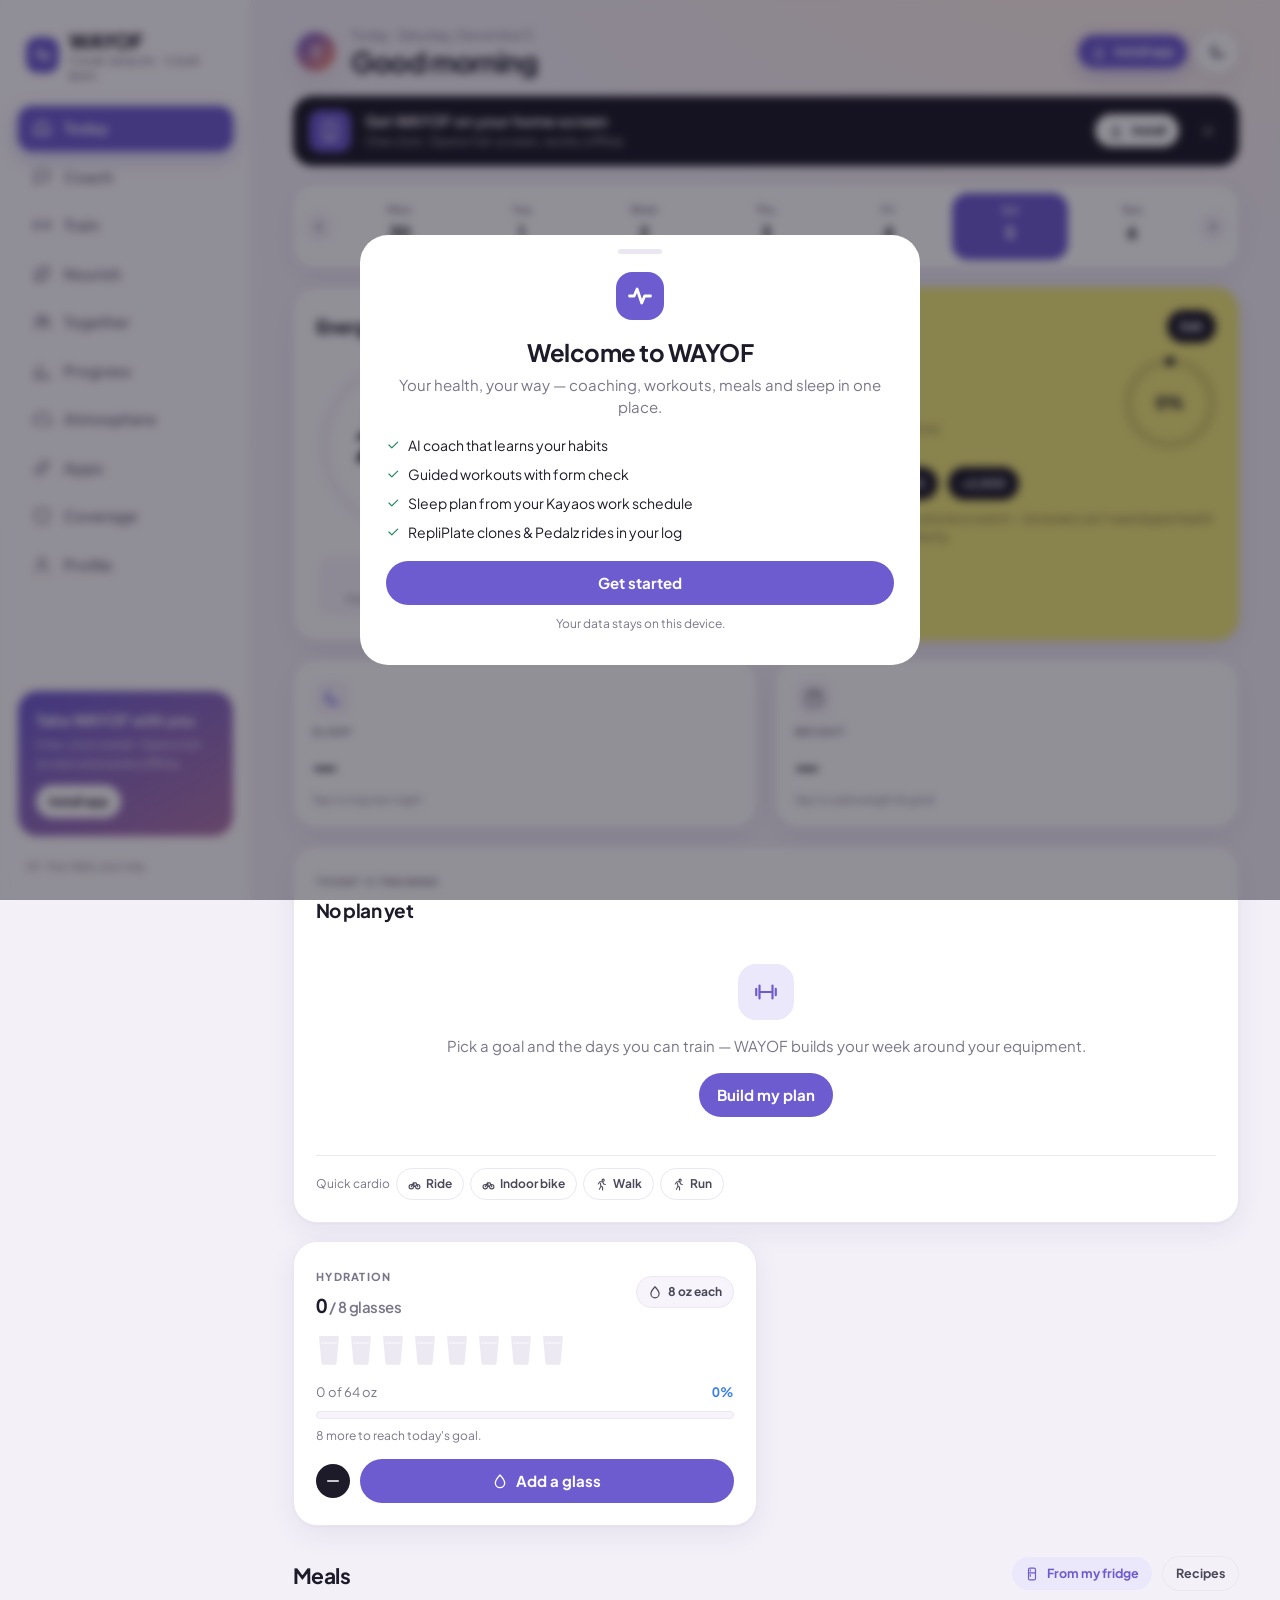
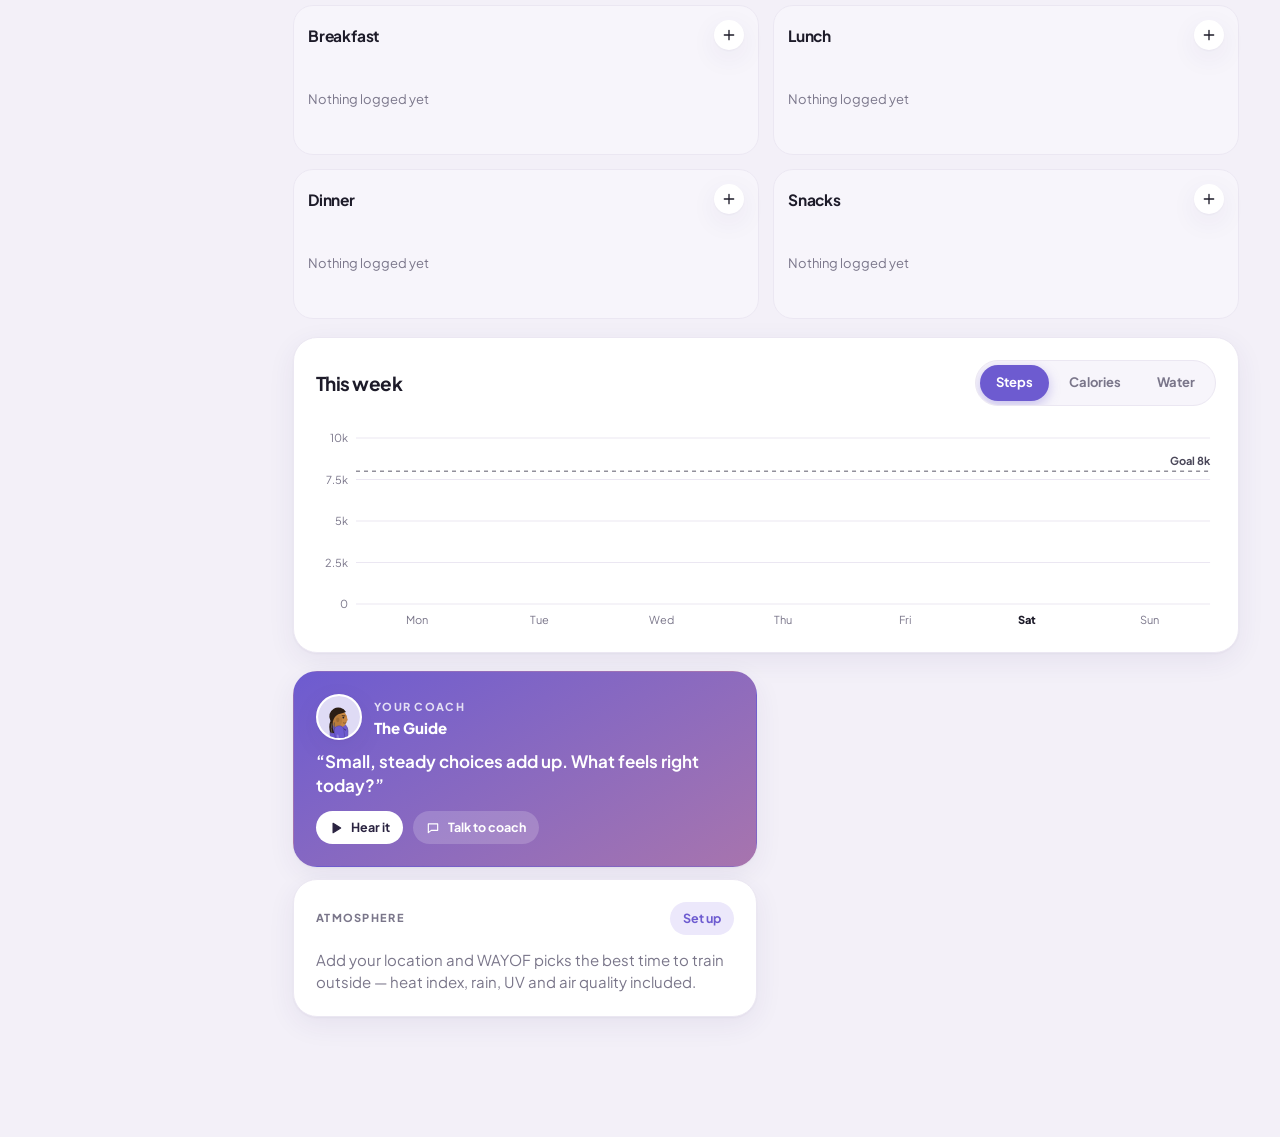
<file: index.html>
<!doctype html>
<html lang="en">
<head>
<meta charset="utf-8">
<meta name="viewport" content="width=device-width,initial-scale=1,viewport-fit=cover">
<meta name="theme-color" content="#f3f0f8">
<meta name="description" content="WAYOF — your health, your way. AI coaching, guided workouts with form check, nutrition from your fridge, weather-smart training and more.">
<meta name="apple-mobile-web-app-capable" content="yes">
<meta name="mobile-web-app-capable" content="yes">
<meta name="apple-mobile-web-app-status-bar-style" content="default">
<meta name="apple-mobile-web-app-title" content="WAYOF">
<link rel="manifest" href="manifest.webmanifest">
<link rel="icon" type="image/png" sizes="192x192" href="icon-192.png">
<link rel="apple-touch-icon" href="apple-touch-icon.png">
<script>
  /* One-click install: capture the browser's install offer immediately, before the app loads. */
  window.__bip = null;
  addEventListener('beforeinstallprompt', function (e) { e.preventDefault(); window.__bip = e; dispatchEvent(new Event('wayof-installable')); });
  if ('serviceWorker' in navigator && (location.protocol === 'https:' || location.hostname === 'localhost')) navigator.serviceWorker.register('./sw.js').catch(function () {});
</script>
<link rel="preconnect" href="https://fonts.googleapis.com">
<link rel="preconnect" href="https://fonts.gstatic.com" crossorigin>
<link href="https://fonts.googleapis.com/css2?family=Plus+Jakarta+Sans:wght@400;500;600;700;800&display=swap" rel="stylesheet">
<link rel="stylesheet" href="css/app.css?v=8.1.0">
<title>WAYOF — Your health. Your way.</title>
</head>
<body>
<div class="app">
  <aside class="side" aria-label="Main navigation">
    <div class="logo"><div class="mark"><svg width="22" height="22" viewBox="0 0 24 24" fill="none" stroke="currentColor" stroke-width="2.4" stroke-linecap="round" stroke-linejoin="round" aria-hidden="true"><path d="M3 12h4l2.5-6 4 12L16 12h5"/></svg></div><span>WAYOF<small>YOUR HEALTH. YOUR WAY.</small></span></div>
    <nav class="sidenav" id="sideNav"></nav>
    <div class="sidepromo" id="sideInstall" hidden>
      <h4>Take WAYOF with you</h4>
      <p>One-click install. Opens full-screen and works offline.</p>
      <button class="btn sm" data-a="install">Install app</button>
    </div>
    <div class="sidefoot">v8 · Your data, your way</div>
  </aside>
  <main id="main">
    <header class="top" id="top"></header>
    <div id="view" aria-live="polite"></div>
  </main>
</div>
<nav class="dock" id="dock" aria-label="Main navigation"></nav>
<div id="sheetRoot"></div>
<div id="tooltip" class="tip" hidden></div>
<noscript><p style="padding:24px">WAYOF needs JavaScript enabled.</p></noscript>
<script src="config.js?v=8.1.0"></script>
<script src="js/data.js?v=8.1.0"></script>
<script src="js/content.js?v=8.1.0"></script>
<script src="js/demo.js?v=8.1.0"></script>
<script src="js/coach.js?v=8.1.0"></script>
<script src="js/vision.js?v=8.1.0"></script>
<script src="js/cloud.js?v=8.1.0"></script>
<script src="js/apps.js?v=8.1.0"></script>
<script src="js/shopkit.js?v=8.1.0"></script>
<script src="js/localnotify.js?v=8.1.0"></script>
<script src="js/app.js?v=8.1.0"></script>
</body>
</html>
</file>
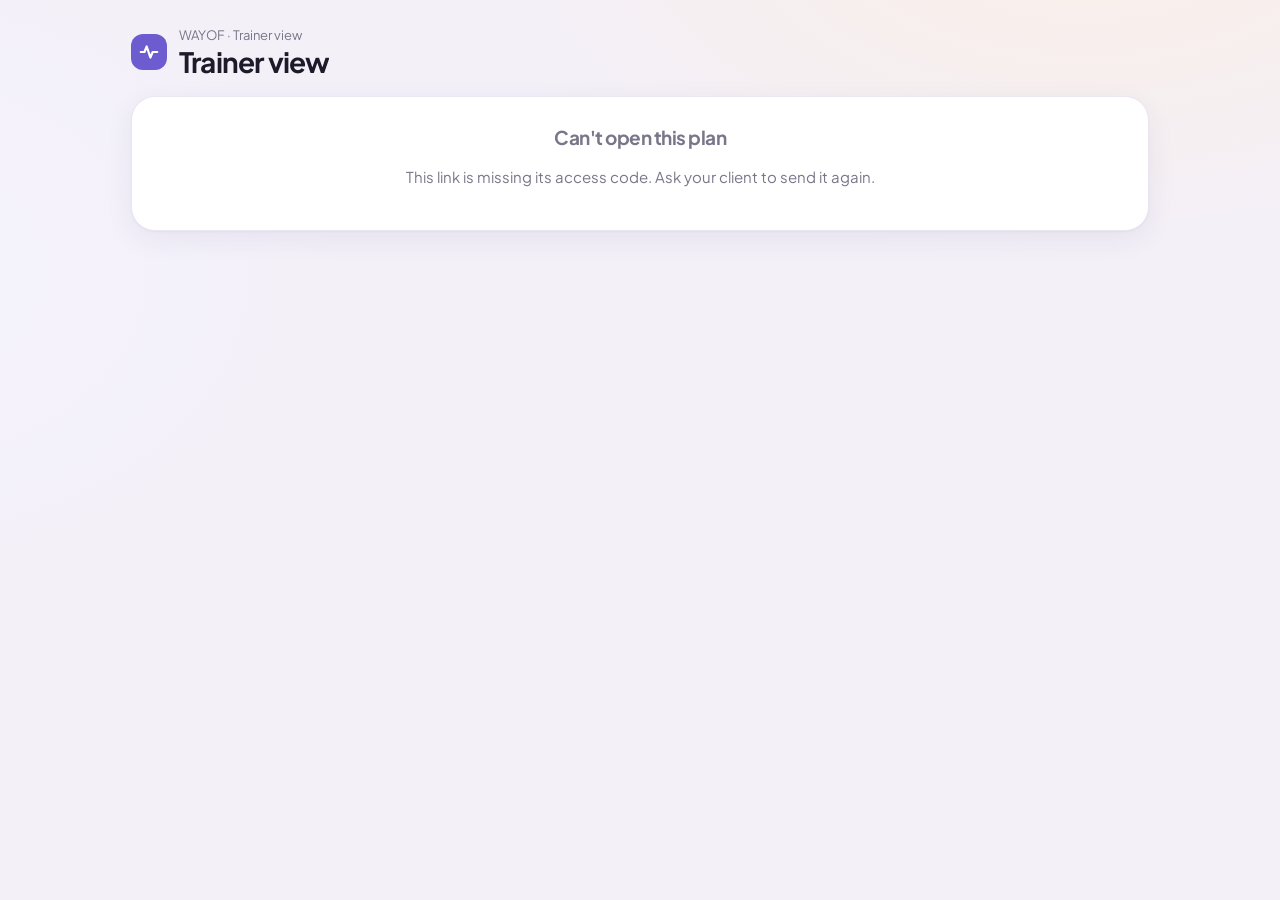
<file: trainer.html>
<!doctype html>
<html lang="en">
<head>
<meta charset="utf-8">
<meta name="viewport" content="width=device-width,initial-scale=1,viewport-fit=cover">
<meta name="theme-color" content="#f3f0f8">
<meta name="robots" content="noindex">
<link rel="icon" type="image/png" href="icon-192.png">
<link rel="preconnect" href="https://fonts.googleapis.com"><link rel="preconnect" href="https://fonts.gstatic.com" crossorigin>
<link href="https://fonts.googleapis.com/css2?family=Plus+Jakarta+Sans:wght@400;500;600;700;800&display=swap" rel="stylesheet">
<link rel="stylesheet" href="css/app.css?v=8.1.0">
<title>WAYOF · Trainer view</title>
<style>
  main{max-width:1100px}
  .sess{border:1px solid var(--line);border-radius:18px;padding:14px;background:var(--card2);display:grid;gap:10px}
  .sess .row input,.sess .row select{width:auto}
  .exlist{display:flex;flex-wrap:wrap;gap:6px}
  .exlist .chip{display:inline-flex;gap:6px;align-items:center}
  .exlist .chip button{border:0;background:none;color:var(--muted);padding:0;font-size:15px;line-height:1}
  table{width:100%;border-collapse:collapse;font-size:13.5px}th,td{padding:9px 8px;border-bottom:1px solid var(--line);text-align:left}th{font-size:11px;text-transform:uppercase;letter-spacing:1px;color:var(--muted)}
</style>
</head>
<body>
<main style="padding-bottom:60px">
  <header class="top"><div class="who"><div class="logo" style="padding:0"><div class="mark"><svg width="22" height="22" viewBox="0 0 24 24" fill="none" stroke="currentColor" stroke-width="2.4" stroke-linecap="round" stroke-linejoin="round"><path d="M3 12h4l2.5-6 4 12L16 12h5"/></svg></div></div><div><div class="sub">WAYOF · Trainer view</div><h1 id="title">Loading…</h1></div></div></header>
  <div id="root"></div>
</main>
<div id="sheetRoot"></div>
<script src="config.js?v=8.1.0"></script>
<script src="js/data.js?v=8.1.0"></script>
<script src="js/cloud.js?v=8.1.0"></script>
<script>
(function () {
  const D = window.WAYOF_DATA, C = window.WAYOF_CLOUD, root = document.getElementById('root');
  const esc = s => String(s == null ? '' : s).replace(/[&<>"']/g, c => ({ '&': '&amp;', '<': '&lt;', '>': '&gt;', '"': '&quot;', "'": '&#39;' }[c]));
  const DAYS = ['Monday', 'Tuesday', 'Wednesday', 'Thursday', 'Friday', 'Saturday', 'Sunday'];
  const token = (location.hash.match(/t=([a-f0-9]+)/) || [])[1];
  let V = null, week = [], dirty = false;
  const toast = s => { const n = document.createElement('div'); n.className = 'toast'; n.textContent = s; document.body.append(n); setTimeout(() => n.remove(), 2600); };
  function fail(msg) { document.getElementById('title').textContent = 'Trainer view'; root.innerHTML = `<div class="card emptystate"><h2>Can't open this plan</h2><p>${esc(msg)}</p></div>`; }
  if (!token) return fail('This link is missing its access code. Ask your client to send it again.');
  if (!C.enabled) return fail('This WAYOF install has no backend configured.');
  C.ready.then(() => C.trainer.view(token)).then(v => { V = v; week = JSON.parse(JSON.stringify(v.plan || [])); render(); }).catch(e => fail(e.message));
  function render() {
    document.getElementById('title').textContent = `${V.client_name}'s plan`;
    const g = V.goals || {}, rec = V.recent || [];
    const exOpts = D.exercises.map(e => `<option value="${esc(e.name)}">${esc(e.name)} — ${esc(e.gear)}</option>`).join('');
    root.innerHTML = `<div class="grid">
      <section class="card s4"><span class="label">Client goals</span><h2 style="margin:4px 0 8px">${esc(D.goals[g.plan_goal] || g.plan_goal || '—')}</h2>
        <p class="small muted" style="margin:0">${esc(g.level || '')} · ${esc(g.days || '?')} days/week · ${esc(g.minutes || '?')} min</p>
        <p class="small" style="margin:10px 0 0"><b>Focus:</b> ${(V.focus || []).map(esc).join(', ') || '—'}</p>
        <p class="small" style="margin:6px 0 0"><b>Daily targets:</b> ${esc(g.steps || '—')} steps · ${esc(g.kcal || '—')} kcal · ${esc(g.protein || '—')} g protein</p>
        <p class="small" style="margin:6px 0 0"><b>Equipment:</b> ${(V.equipment || []).map(esc).join(', ') || 'Bodyweight'}</p>
        <p class="note">Weight, photos, meals and chats are private to your client.</p></section>
      <section class="card s8"><h2>Last 14 days</h2><div style="overflow-x:auto"><table><thead><tr><th>Day</th><th>Steps</th><th>Water</th><th>Sleep</th><th>kcal</th><th>Protein</th><th>Workouts</th></tr></thead><tbody>
        ${rec.length ? rec.map(r => `<tr><td>${new Date(r.day + 'T12:00').toLocaleDateString(undefined, { weekday: 'short', month: 'short', day: 'numeric' })}</td><td>${r.steps ?? '—'}</td><td>${r.water ?? '—'}</td><td>${r.sleep ?? '—'}</td><td>${r.kcal || '—'}</td><td>${r.protein ? r.protein + 'g' : '—'}</td><td>${(r.workouts || []).map(w => `${esc(w.title)} (${w.minutes}m${w.rpe ? ', ' + esc(w.rpe) : ''})${w.reps ? ' — ' + Object.entries(w.reps).map(([n, s]) => esc(n) + ': ' + s.join('/')).join('; ') : ''}`).join('<br>') || '—'}</td></tr>`).join('') : '<tr><td colspan="7" class="muted">No entries yet.</td></tr>'}</tbody></table></div></section>
      <section class="card s12"><div class="ch"><h2>Weekly plan</h2><button class="btn soft sm" id="addS">+ Add session</button></div><div class="stack" id="weekBox">${week.map((s, i) => `
        <div class="sess" data-i="${i}"><div class="row"><select data-f="dow">${DAYS.map((d, j) => `<option value="${j}" ${+s.dow === j ? 'selected' : ''}>${d}</option>`).join('')}</select><input data-f="title" value="${esc(s.title)}" maxlength="60" style="flex:1;min-width:160px"><input data-f="minutes" type="number" min="5" max="180" value="${s.minutes}" style="width:90px" aria-label="Minutes"><button class="btn ghost sm" data-del="${i}">Remove</button></div>
          <div class="exlist">${(s.ex || []).map((e, k) => `<span class="chip">${esc(e)}<button data-rmex="${i}:${k}" aria-label="Remove">×</button></span>`).join('')}</div>
          <div class="row"><select data-addex="${i}" style="flex:1;min-width:200px"><option value="">+ Add exercise…</option>${exOpts}</select></div>
          <input data-f="note" value="${esc(s.note || '')}" maxlength="280" placeholder="Note for this session (optional)"></div>`).join('')}</div></section>
      <section class="card s12"><h2>Send feedback</h2><div class="field"><label for="note">Note to ${esc(V.client_name)}</label><textarea id="note" rows="4" maxlength="4000" placeholder="What went well, what to adjust, cues to focus on…"></textarea></div>
        <label class="check"><input type="checkbox" id="incPlan" ${dirty ? 'checked' : ''}> Include my plan changes (client taps “Apply” to accept)</label>
        <button class="btn brand" id="send">Send to ${esc(V.client_name)}</button>
        ${(V.notes || []).length ? `<h3 style="margin-top:20px">Previous notes</h3>${V.notes.map(n => `<div class="trainernote"><b>${new Date(n.created_at).toLocaleString()}</b>${n.read ? ' · <span class="muted">read</span>' : ''}<p style="margin:4px 0 0">${esc(n.note)}</p></div>`).join('')}` : ''}</section></div>`;
  }
  root.addEventListener('change', e => {
    const box = e.target.closest('.sess'); if (!box) return; const i = +box.dataset.i, f = e.target.dataset.f;
    if (e.target.dataset.addex != null) { if (e.target.value) { week[i].ex = [...(week[i].ex || []), e.target.value].slice(0, 8); dirty = true; render(); } return; }
    if (f) { week[i][f] = f === 'dow' || f === 'minutes' ? +e.target.value : e.target.value; dirty = true; const c = document.getElementById('incPlan'); if (c) c.checked = true; }
  });
  root.addEventListener('click', async e => {
    const t = e.target;
    if (t.id === 'addS') { week.push({ id: 'n' + Date.now(), dow: 0, title: 'New session', minutes: 30, ex: [] }); dirty = true; render(); }
    if (t.dataset.del != null) { week.splice(+t.dataset.del, 1); dirty = true; render(); }
    if (t.dataset.rmex) { const [i, k] = t.dataset.rmex.split(':').map(Number); week[i].ex.splice(k, 1); dirty = true; render(); }
    if (t.id === 'send') {
      const note = document.getElementById('note').value.trim(), inc = document.getElementById('incPlan').checked;
      if (!note && !inc) return toast('Write a note or include plan changes');
      t.disabled = true;
      try { await C.trainer.send(token, note, inc ? { week } : null); toast('Sent!'); V = await C.trainer.view(token); dirty = false; render(); }
      catch (x) { toast(x.message); t.disabled = false; }
    }
  });
})();
</script>
</body>
</html>
</file>
<file: css/app.css>
/* WAYOF v6 — design tokens */
:root{
  --bg:#f3f0f8;--bg2:#fbeee6;--card:#ffffff;--card2:#f7f5fb;--line:#ebe7f2;
  --ink:#1d1b29;--ink2:#4a4759;--muted:#7a768a;
  --brand:#6d5bd0;--brand-ink:#ffffff;--brand-soft:#ece8fb;--brand-softer:#f5f3fd;
  --hi:#efe77a;--hi-ink:#1d1b29;
  --protein:#6d5bd0;--carbs:#d0682e;--fat:#1b9478;--water:#3b82e6;--sleep:#7b6cf0;
  --good:#1b8a5a;--warn:#b7701b;--bad:#c4392f;
  --shadow:0 1px 2px rgba(40,30,80,.04),0 8px 28px rgba(60,40,120,.07);
  --radius:24px;--radius-sm:16px;
  color-scheme:light;
}
:root[data-theme="dark"]{
  --bg:#0e0c15;--bg2:#160f24;--card:#191624;--card2:#211d2f;--line:#2c2740;
  --ink:#f3f1fa;--ink2:#c9c5d8;--muted:#958fab;
  --brand:#8a79ec;--brand-ink:#ffffff;--brand-soft:#2b2448;--brand-softer:#1f1b33;
  --hi:#e9e070;--hi-ink:#16141d;
  --protein:#8a79ec;--carbs:#cc6f36;--fat:#2aa888;--water:#5b9cf2;--sleep:#9a8cf5;
  --good:#3fbf86;--warn:#e0a24a;--bad:#ef6b5f;
  --shadow:0 1px 2px rgba(0,0,0,.3),0 10px 30px rgba(0,0,0,.35);
  color-scheme:dark;
}
@media (prefers-color-scheme:dark){
  :root:not([data-theme="light"]){
    --bg:#0e0c15;--bg2:#160f24;--card:#191624;--card2:#211d2f;--line:#2c2740;
    --ink:#f3f1fa;--ink2:#c9c5d8;--muted:#958fab;
    --brand:#8a79ec;--brand-ink:#ffffff;--brand-soft:#2b2448;--brand-softer:#1f1b33;
    --hi:#e9e070;--hi-ink:#16141d;
    --protein:#8a79ec;--carbs:#cc6f36;--fat:#2aa888;--water:#5b9cf2;--sleep:#9a8cf5;
    --good:#3fbf86;--warn:#e0a24a;--bad:#ef6b5f;
    --shadow:0 1px 2px rgba(0,0,0,.3),0 10px 30px rgba(0,0,0,.35);
    color-scheme:dark;
  }
}
*{box-sizing:border-box}
html{-webkit-text-size-adjust:100%}
body{margin:0;min-height:100dvh;color:var(--ink);background:var(--bg);
  background-image:radial-gradient(900px 500px at 85% -10%,var(--bg2),transparent 70%),radial-gradient(700px 500px at -10% 30%,var(--brand-softer),transparent 70%);
  background-attachment:fixed;
  font:15px/1.5 "Plus Jakarta Sans",ui-sans-serif,system-ui,-apple-system,"Segoe UI",sans-serif;-webkit-font-smoothing:antialiased}
button,input,select,textarea{font:inherit;color:inherit}
button{cursor:pointer;-webkit-tap-highlight-color:transparent}
:focus-visible{outline:3px solid color-mix(in srgb,var(--brand) 60%,transparent);outline-offset:2px;border-radius:10px}
svg{display:block}
a{color:var(--brand);font-weight:700}
.sr{position:absolute;width:1px;height:1px;overflow:hidden;clip:rect(0 0 0 0)}

/* layout */
.app{display:grid;grid-template-columns:252px minmax(0,1fr);min-height:100dvh}
.side{position:sticky;top:0;height:100dvh;padding:26px 18px;display:flex;flex-direction:column;gap:22px;border-right:1px solid var(--line);background:color-mix(in srgb,var(--card) 70%,transparent);backdrop-filter:blur(14px)}
.logo{display:flex;align-items:center;gap:10px;padding:0 8px;font-weight:800;font-size:20px;letter-spacing:-.6px}
.logo .mark{width:36px;height:36px;border-radius:12px;background:var(--brand);display:grid;place-items:center;color:#fff}
.logo small{display:block;font-size:10px;letter-spacing:1.6px;color:var(--muted);font-weight:700;margin-top:-2px}
.sidenav{display:grid;gap:4px}
.sidenav button{display:flex;align-items:center;gap:12px;border:0;background:none;padding:11px 14px;border-radius:14px;color:var(--muted);font-weight:650;text-align:left}
.sidenav button:hover{background:var(--card2);color:var(--ink)}
.sidenav button.active{background:var(--brand);color:var(--brand-ink);box-shadow:0 6px 18px color-mix(in srgb,var(--brand) 35%,transparent)}
.sidepromo{margin-top:auto;border-radius:20px;padding:18px;background:linear-gradient(150deg,var(--brand),color-mix(in srgb,var(--brand) 55%,#ff9a7a));color:#fff}
.sidepromo h4{margin:0 0 4px;font-size:15px}.sidepromo p{margin:0 0 12px;font-size:12.5px;opacity:.9}
.sidepromo .btn{background:#fff;color:#2a2340}
.sidefoot{font-size:11px;color:var(--muted);padding:0 8px}

main{min-width:0;padding:26px clamp(16px,3.2vw,44px) 120px;max-width:1380px;width:100%;margin:0 auto}
.top{display:flex;align-items:center;gap:14px;margin-bottom:18px}
.top .who{display:flex;align-items:center;gap:12px;min-width:0;flex:1}
.avatar{width:46px;height:46px;border-radius:50%;flex-shrink:0;display:grid;place-items:center;font-weight:800;color:#fff;background:linear-gradient(135deg,var(--brand),#ff9a7a);border:3px solid var(--card);box-shadow:var(--shadow)}
.top h1{margin:0;font-size:clamp(20px,2.4vw,28px);letter-spacing:-.8px;line-height:1.15;white-space:nowrap;overflow:hidden;text-overflow:ellipsis}
.top .sub{color:var(--muted);font-size:13px}
.top .actions{display:flex;gap:8px;align-items:center}
.iconbtn{width:44px;height:44px;border-radius:50%;border:1px solid var(--line);background:var(--card);display:grid;place-items:center;color:var(--ink2);box-shadow:var(--shadow)}
.iconbtn:hover{color:var(--brand)}

/* buttons */
.btn{display:inline-flex;align-items:center;justify-content:center;gap:8px;border:0;border-radius:999px;padding:11px 18px;font-weight:700;background:var(--ink);color:var(--card);white-space:nowrap}
.btn.brand{background:var(--brand);color:var(--brand-ink)}
.btn.soft{background:var(--brand-soft);color:var(--brand)}
:root[data-theme="dark"] .btn.soft{color:#cfc6ff}
.btn.ghost{background:transparent;border:1px solid var(--line);color:var(--ink2)}
.btn.sm{padding:7px 13px;font-size:12.5px}
.btn.block{width:100%}
.btn:disabled{opacity:.45;cursor:not-allowed}
.btn.install{background:var(--brand);color:#fff;box-shadow:0 6px 18px color-mix(in srgb,var(--brand) 35%,transparent)}

/* grid & cards */
.grid{display:grid;grid-template-columns:repeat(12,minmax(0,1fr));gap:18px}
.s3{grid-column:span 3}.s4{grid-column:span 4}.s5{grid-column:span 5}.s6{grid-column:span 6}.s7{grid-column:span 7}.s8{grid-column:span 8}.s12{grid-column:span 12}
.card{background:var(--card);border:1px solid var(--line);border-radius:var(--radius);padding:22px;box-shadow:var(--shadow);min-width:0;position:relative}
.card.flat{box-shadow:none;background:var(--card2)}
.card.hi{background:var(--hi);color:var(--hi-ink);border-color:transparent}
.card.hi .muted{color:color-mix(in srgb,var(--hi-ink) 65%,transparent)}
.card.brandcard{background:linear-gradient(150deg,var(--brand),color-mix(in srgb,var(--brand) 60%,#ff9a7a));color:#fff;border-color:transparent}
.card.brandcard .muted{color:rgba(255,255,255,.82)}
.ch{display:flex;align-items:center;justify-content:space-between;gap:10px;margin-bottom:14px}
.ch h2,.ch h3{margin:0}
h2{font-size:19px;letter-spacing:-.5px;margin:0 0 10px}
h3{font-size:15.5px;letter-spacing:-.2px;margin:0 0 6px}
.label{font-size:11px;letter-spacing:1.3px;text-transform:uppercase;font-weight:750;color:var(--muted)}
.muted{color:var(--muted)}.tiny{font-size:12px}.small{font-size:13px}
.big{font-size:clamp(34px,4vw,48px);font-weight:800;letter-spacing:-2px;line-height:1}
.num{font-variant-numeric:tabular-nums}
.row{display:flex;align-items:center;gap:10px;flex-wrap:wrap}
.between{justify-content:space-between}
.stack{display:grid;gap:12px}
.pill{display:inline-flex;align-items:center;gap:6px;border-radius:999px;padding:6px 11px;font-size:12px;font-weight:700;background:var(--card2);color:var(--ink2);border:1px solid var(--line)}
.pill.dark{background:var(--ink);color:var(--card);border-color:transparent}
.pill.good{color:var(--good)}.pill.warn{color:var(--warn)}.pill.bad{color:var(--bad)}
.section-title{display:flex;align-items:end;justify-content:space-between;gap:12px;margin:30px 0 14px}
.section-title h2{margin:0;font-size:21px}

/* date strip */
.datestrip{display:grid;grid-template-columns:auto repeat(7,minmax(0,1fr)) auto;gap:6px;align-items:center;background:var(--card);border:1px solid var(--line);border-radius:22px;padding:8px;box-shadow:var(--shadow);margin-bottom:18px}
.datestrip .d{border:0;background:none;border-radius:16px;padding:8px 0;display:grid;gap:2px;justify-items:center;color:var(--muted);font-size:11.5px;font-weight:650;position:relative}
.datestrip .d b{font-size:17px;color:var(--ink);font-weight:750}
.datestrip .d.today b{color:var(--brand)}
.datestrip .d.sel{background:var(--brand);color:rgba(255,255,255,.85)}
.datestrip .d.sel b{color:#fff}
.datestrip .d i{width:5px;height:5px;border-radius:50%;background:var(--brand);opacity:0}
.datestrip .d.has i{opacity:1}.datestrip .d.sel i{background:#fff}
.datestrip .nav{width:34px;height:34px;border-radius:50%;border:0;background:var(--card2);display:grid;place-items:center;color:var(--ink2)}

/* install banner */
.installbar{display:flex;align-items:center;gap:14px;padding:14px 16px;border-radius:20px;background:var(--ink);color:var(--card);margin-bottom:18px}
.installbar .ic{width:42px;height:42px;border-radius:12px;background:var(--brand);display:grid;place-items:center;color:#fff;flex-shrink:0}
.installbar p{margin:0;font-size:13px;opacity:.75}
.installbar strong{display:block}
.installbar .btn{background:var(--card);color:var(--ink);margin-left:auto}
.installbar .x{background:none;border:0;color:inherit;opacity:.6;padding:6px}

/* energy ring */
.energy{display:grid;grid-template-columns:auto 1fr;gap:22px;align-items:center}
.ring{position:relative;width:180px;height:180px;flex-shrink:0}
.ring svg{width:100%;height:100%;transform:rotate(-90deg)}
.ring .center{position:absolute;inset:0;display:grid;place-content:center;text-align:center}
.ring .center .big{font-size:40px}
.macros{display:grid;gap:14px}
.macro .row{justify-content:space-between;font-size:13px}
.macro b{font-weight:750}
.bar{height:8px;border-radius:99px;background:var(--card2);overflow:hidden;border:1px solid var(--line)}
.bar>div{height:100%;border-radius:99px;transition:width .5s ease}
.minirings{display:grid;grid-template-columns:repeat(3,1fr);gap:8px;margin-top:18px}
.minirings .m{background:var(--card2);border-radius:16px;padding:10px;text-align:center;font-size:12px;color:var(--muted)}
.minirings .m b{display:block;font-size:17px;color:var(--ink)}

/* tiles */
.tile{display:flex;flex-direction:column;gap:6px;min-height:100%}
.tile .ic{width:40px;height:40px;border-radius:13px;display:grid;place-items:center;background:var(--card2);color:var(--ink2)}
.tile .val{font-size:26px;font-weight:800;letter-spacing:-1px}
.tile .val small{font-size:13px;font-weight:600;color:var(--muted);letter-spacing:0}
.tiles2{display:grid;grid-template-columns:1fr 1fr;gap:18px}
.stepsring{width:92px;height:92px;position:relative}
.stepsring svg{transform:rotate(-90deg);width:100%;height:100%}
.stepsring span{position:absolute;inset:0;display:grid;place-items:center;font-weight:800;font-size:17px}

/* water */
.glasses{display:flex;gap:6px;flex-wrap:wrap;align-items:center}
.glass{width:26px;height:34px;border:0;padding:0;background:none;color:var(--line)}
.glass.full{color:var(--water)}
.glass svg{width:100%;height:100%}
.circ{width:34px;height:34px;border-radius:50%;border:0;display:grid;place-items:center;background:var(--ink);color:var(--card)}

/* training */
.session{display:grid;gap:10px}
.exrow{display:flex;align-items:center;gap:12px;padding:10px;border-radius:16px;background:var(--card2)}
.exrow .ico{width:42px;height:42px;border-radius:13px;background:var(--brand-soft);color:var(--brand);display:grid;place-items:center;flex-shrink:0}
:root[data-theme="dark"] .exrow .ico{color:#cfc6ff}
.exrow strong{display:block;font-size:14px}
.exrow small{color:var(--muted)}
.exrow .rx{margin-left:auto;font-weight:750;font-size:13px;white-space:nowrap}

/* meals */
.meals{display:grid;grid-template-columns:repeat(4,minmax(0,1fr));gap:14px}
.slot{background:var(--card2);border:1px solid var(--line);border-radius:20px;padding:14px;display:flex;flex-direction:column;gap:10px;min-height:150px}
.slot .ch{margin:0}
.slot .add{width:30px;height:30px;border-radius:50%;border:0;background:var(--card);color:var(--ink);display:grid;place-items:center;box-shadow:var(--shadow)}
.slot .item{display:flex;gap:10px;align-items:center;font-size:13px;background:var(--card);border-radius:14px;padding:8px;border:0;text-align:left;width:100%}
.slot .item .art{width:38px;height:38px;flex-shrink:0}
.slot .item b{display:block;font-size:13px;line-height:1.25}
.slot .item small{color:var(--muted)}
.slot .empty{margin:auto 0;color:var(--muted);font-size:13px}
.slot .kc{font-size:12px;color:var(--muted);font-weight:700}

/* recipes */
.chips{display:flex;gap:8px;flex-wrap:wrap}
.chip{border:1px solid var(--line);background:var(--card);border-radius:999px;padding:8px 14px;font-weight:650;font-size:13px;color:var(--ink2)}
.chip.on{background:var(--ink);color:var(--card);border-color:var(--ink)}
.scroller{display:flex;gap:8px;overflow-x:auto;scrollbar-width:none;padding-bottom:2px}
.scroller::-webkit-scrollbar{display:none}
.recipes{display:grid;grid-template-columns:repeat(auto-fill,minmax(230px,1fr));gap:16px}
.rcard{border:1px solid var(--line);background:var(--card);border-radius:24px;padding:14px;text-align:left;display:flex;flex-direction:column;gap:10px;box-shadow:var(--shadow);transition:transform .15s}
.rcard:hover{transform:translateY(-2px)}
.rcard .artwrap{border-radius:18px;background:var(--card2);display:grid;place-items:center;padding:14px;position:relative}
.rcard .artwrap>svg{width:62%;max-width:150px;height:auto}
.rcard .match{white-space:nowrap;font-size:11px;padding:4px 9px}
.rcard .fav{position:absolute;top:10px;right:10px;color:var(--bad)}
.rcard .match{position:absolute;left:10px;top:10px}
.rcard h3{margin:0}
.rcard .meta{display:flex;gap:10px;font-size:12px;color:var(--muted);font-weight:650}
.mstrip{display:flex;gap:6px}
.mstrip span{flex:1;background:var(--card2);border-radius:12px;padding:6px 4px;text-align:center;font-size:11px;color:var(--muted)}
.mstrip b{display:block;font-size:14px;color:var(--ink)}
.mdot{display:inline-block;width:8px;height:8px;border-radius:50%;margin-right:4px;vertical-align:1px}

/* forms */
.field{display:grid;gap:6px;margin:12px 0}
.field label{font-size:12.5px;font-weight:700;color:var(--ink2)}
input,select,textarea{width:100%;padding:12px 14px;border:1px solid var(--line);border-radius:14px;background:var(--card2);color:var(--ink)}
input:focus,select:focus{border-color:var(--brand)}
input[type=checkbox]{width:20px;height:20px;accent-color:var(--brand);padding:0}
.two{display:grid;grid-template-columns:1fr 1fr;gap:12px}
.three{display:grid;grid-template-columns:repeat(3,1fr);gap:10px}
.check{display:flex;gap:10px;align-items:center;padding:10px 0;font-weight:600;font-size:14px}
.seg{display:flex;background:var(--card2);border:1px solid var(--line);border-radius:999px;padding:4px;gap:4px;width:max-content;max-width:100%;overflow-x:auto}
.seg button{border:0;background:none;padding:8px 16px;border-radius:999px;font-weight:700;font-size:13px;color:var(--muted);white-space:nowrap}
.seg button.on{background:var(--brand);color:#fff;box-shadow:0 4px 12px color-mix(in srgb,var(--brand) 35%,transparent)}

/* schedule */
.days{display:grid;gap:8px}
.dayrow{display:flex;align-items:center;gap:12px;padding:12px;border-radius:18px;background:var(--card2);border:1px solid transparent}
.dayrow.today{border-color:var(--brand)}
.dayrow .dbox{width:50px;height:50px;border-radius:15px;background:var(--card);display:grid;place-content:center;text-align:center;font-size:11px;color:var(--muted);font-weight:700;flex-shrink:0}
.dayrow .dbox b{font-size:17px;color:var(--ink);line-height:1}
.dayrow.done .dbox{background:var(--good);color:#fff}.dayrow.done .dbox b{color:#fff}
.dayrow .grow{flex:1;min-width:0}
.dayrow strong{display:block}
.dayrow.rest{opacity:.65}

/* equipment */
.eqchip{border:1px solid var(--line);background:var(--card);border-radius:999px;padding:9px 14px;font-weight:650;font-size:13px;color:var(--ink2);display:inline-flex;gap:6px;align-items:center}
.eqchip.on{background:var(--brand);border-color:var(--brand);color:#fff}

/* charts */
.chart{position:relative;width:100%}
.chart svg{width:100%;height:auto;overflow:visible}
.chart .gridl{stroke:var(--line);stroke-width:1}
.chart .axis{fill:var(--muted);font-size:11px;font-family:inherit}
.chart .goal{stroke:var(--ink2);stroke-width:1.5;stroke-dasharray:4 4;opacity:.6}
.chart .goallbl{fill:var(--ink2);font-size:11px;font-weight:700}
.chart .barbg{fill:var(--card2)}
.chart .hit{fill:transparent;cursor:pointer}
.chart .cross{stroke:var(--muted);stroke-width:1}
.tip{position:fixed;z-index:60;pointer-events:none;background:var(--ink);color:var(--card);padding:8px 11px;border-radius:12px;font-size:12px;font-weight:600;box-shadow:0 10px 30px rgba(0,0,0,.2);transform:translate(-50%,calc(-100% - 12px));white-space:nowrap}
.tip b{display:block;font-size:14px}
.kpis{display:grid;grid-template-columns:repeat(3,1fr);gap:12px}
.kpi{background:var(--card2);border-radius:18px;padding:14px}
.kpi b{display:block;font-size:22px;letter-spacing:-.6px}
.kpi span{font-size:12px;color:var(--muted);font-weight:650}
.legend{display:flex;gap:14px;flex-wrap:wrap;font-size:12px;color:var(--ink2);font-weight:650}

/* weather */
.wxbig{display:flex;align-items:center;gap:16px}
.wxbig .t{font-size:44px;font-weight:800;letter-spacing:-2px}
.status{display:inline-flex;gap:6px;align-items:center;font-weight:750;border-radius:999px;padding:6px 12px;font-size:13px;background:var(--card2)}
.status.good{color:var(--good)}.status.warn{color:var(--warn)}.status.bad{color:var(--bad)}

/* sheet */
.overlay{position:fixed;inset:0;z-index:50;background:rgba(14,10,25,.45);backdrop-filter:blur(4px);display:flex;align-items:flex-end;justify-content:center;animation:fade .2s}
.sheet{background:var(--card);color:var(--ink);width:min(560px,100%);max-height:92dvh;overflow:auto;border-radius:28px 28px 0 0;padding:10px 22px calc(26px + env(safe-area-inset-bottom));animation:up .25s cubic-bezier(.2,.8,.2,1)}
.sheet .grab{width:44px;height:5px;border-radius:9px;background:var(--line);margin:4px auto 12px}
.sheet .sh{display:flex;align-items:center;justify-content:space-between;gap:10px;margin-bottom:8px}
.sheet .sh h2{margin:0}
@media(min-width:760px){.overlay{align-items:center}.sheet{border-radius:28px;padding-bottom:26px}}
@keyframes up{from{transform:translateY(40px);opacity:0}}
@keyframes fade{from{opacity:0}}
.qgrid{display:grid;grid-template-columns:repeat(3,1fr);gap:10px}
.qbtn{border:1px solid var(--line);background:var(--card2);border-radius:20px;padding:16px 8px;display:grid;justify-items:center;gap:8px;font-weight:700;font-size:13px}
.qbtn .ic{width:44px;height:44px;border-radius:14px;display:grid;place-items:center;color:#fff}
.stepper{display:flex;align-items:center;gap:14px}
.stepper button{width:40px;height:40px;border-radius:50%;border:0;background:var(--brand-soft);color:var(--brand);font-size:20px;font-weight:800}
.stepper b{min-width:42px;text-align:center;font-size:18px}
.ing{display:grid;gap:6px;padding:0;margin:0;list-style:none}
.ing li{display:flex;justify-content:space-between;gap:10px;padding:10px 12px;background:var(--card2);border-radius:12px;font-size:14px}
.steps{padding-left:20px;margin:6px 0}.steps li{margin:6px 0}
.ios-steps{display:grid;gap:10px;margin:14px 0}
.ios-steps div{display:flex;gap:12px;align-items:center;padding:12px;border-radius:16px;background:var(--card2);font-weight:600}
.ios-steps span{width:30px;height:30px;border-radius:50%;background:var(--brand);color:#fff;display:grid;place-items:center;font-weight:800;flex-shrink:0}

.toast{position:fixed;left:50%;bottom:110px;transform:translateX(-50%);background:var(--ink);color:var(--card);padding:12px 18px;border-radius:14px;z-index:70;font-weight:650;font-size:14px;box-shadow:0 12px 40px rgba(0,0,0,.25);animation:fade .2s}
@media(min-width:761px){.toast{bottom:28px}}
.note{font-size:12px;color:var(--muted);margin:10px 0 0}
.emptystate{text-align:center;padding:26px 10px;color:var(--muted)}
.emptystate .ic{width:56px;height:56px;border-radius:18px;background:var(--brand-soft);color:var(--brand);display:grid;place-items:center;margin:0 auto 10px}

/* dock (mobile) */
.dock{display:none}

/* responsive */
@media (max-width:1180px){
  .app{grid-template-columns:92px minmax(0,1fr)}
  .side{padding:18px 8px;align-items:center;gap:14px;overflow-y:auto}
  .logo span,.sidepromo,.sidefoot{display:none}
  .logo{padding:0}
  .sidenav{gap:2px;width:100%}
  .sidenav button{flex-direction:column;gap:3px;padding:9px 4px;width:100%;font-size:10.5px;font-weight:700;text-align:center;border-radius:16px}
  .sidenav button span{display:block;line-height:1.1}
}
@media (max-width:760px){
  .app{display:block}
  .side{display:none}
  main{padding:16px 16px calc(120px + env(safe-area-inset-bottom))}
  .grid{gap:14px}
  .card{padding:18px;border-radius:22px}
  .energy{grid-template-columns:1fr;justify-items:center}
  .energy .macros{width:100%}
  .ring{width:170px;height:170px}
  .meals{grid-template-columns:1fr 1fr;gap:10px}
  .slot{min-height:130px;padding:12px}
  .two{grid-template-columns:1fr}
  .kpis{grid-template-columns:repeat(3,1fr);gap:8px}
  .kpi{padding:10px}.kpi b{font-size:17px}
  .datestrip{grid-template-columns:repeat(7,minmax(0,1fr));padding:6px;gap:2px}
  .datestrip .nav{display:none}
  .top .hide-m{display:none}
  .top h1{font-size:20px}
  .recipes{grid-template-columns:1fr 1fr;gap:10px}
  .rcard{padding:10px;border-radius:20px}
  .rcard h3{font-size:14px}
  .rcard .mstrip{display:none}
  .dock{display:flex;position:fixed;left:12px;right:12px;bottom:calc(12px + env(safe-area-inset-bottom));z-index:40;background:color-mix(in srgb,var(--card) 88%,transparent);backdrop-filter:blur(16px);border:1px solid var(--line);border-radius:28px;padding:8px;justify-content:space-around;align-items:center;box-shadow:0 12px 40px rgba(30,20,60,.18)}
  .dock button{border:0;background:none;width:52px;height:48px;border-radius:18px;display:grid;place-items:center;color:var(--muted);gap:0;font-size:10px;font-weight:700}
  .dock button.active{color:var(--brand);background:var(--brand-soft)}
  .dock .fab{width:56px;height:56px;border-radius:20px;background:var(--brand);color:#fff;box-shadow:0 8px 22px color-mix(in srgb,var(--brand) 45%,transparent);margin-top:-22px}
  .installbar{flex-wrap:wrap}
  .installbar .btn{margin-left:0;flex:1}
}
@media (max-width:380px){.recipes{grid-template-columns:1fr}.meals{grid-template-columns:1fr}}
@media (prefers-reduced-motion:reduce){*{animation:none!important;transition:none!important}}
.minis{display:grid;gap:18px;grid-template-rows:1fr 1fr}
.minis .card{padding:18px}

@media (max-width:760px){.minis{gap:14px}.minis .card{padding:16px}.tile .val{font-size:22px}}
@media (max-width:760px){.ch{flex-wrap:wrap}.ch .seg button{padding:7px 12px}}
.chip,.eqchip{white-space:nowrap}
@media (max-width:760px){.toast{bottom:auto;top:calc(14px + env(safe-area-inset-top));max-width:calc(100% - 32px);text-align:center}}

/* ===== v7 ===== */
main{container-type:inline-size;container-name:main}
@container main (max-width:1020px){.s3,.s4,.s5{grid-column:span 6}.s7,.s8{grid-column:span 12}.minis{grid-column:span 12;grid-template-rows:none;grid-template-columns:1fr 1fr}.meals{grid-template-columns:repeat(2,minmax(0,1fr))}.t-s12{grid-column:span 12}}
@container main (max-width:700px){.s3,.s4,.s5,.s6,.s7,.s8{grid-column:span 12}.minis{grid-template-columns:1fr 1fr}}
.sidenav button{position:relative}
.dot{position:absolute;top:8px;right:12px;width:8px;height:8px;border-radius:50%;background:var(--bad);border:2px solid var(--card)}
.dock .dot{top:8px;right:12px}
.more-btn{display:none}
@media (max-width:1180px){.more-btn{display:grid}}
@media (max-width:760px){.more-btn{display:grid}}
.sm-av{width:44px;height:44px;font-size:14px}
.cloudpill{display:inline-flex;align-items:center;gap:6px;font-size:12px;font-weight:700;color:var(--muted);padding:6px 10px;border-radius:999px;border:1px solid var(--line);background:var(--card)}
.cloudpill.on{color:var(--good)}
.iconbtn.on{background:var(--brand);color:#fff;border-color:var(--brand)}
.iconbtn:disabled{opacity:.4}
button.exrow{border:0;width:100%;cursor:pointer;color:inherit;text-align:left;font:inherit}
button.exrow:hover{background:color-mix(in srgb,var(--brand) 8%,var(--card2))}
.exrow .ico.thumb{background:var(--card);border:1px solid var(--line);padding:2px;overflow:hidden}
.exrow .ico.thumb svg{width:100%;height:100%}
.hr{border:0;border-top:1px solid var(--line);margin:16px 0 10px}
.badge{display:inline-grid;place-items:center;min-width:18px;height:18px;border-radius:9px;background:var(--bad);color:#fff;font-size:11px;padding:0 5px;margin-left:4px}
.ticks{list-style:none;padding:0;margin:10px 0;display:grid;gap:8px}
.ticks li{display:flex;gap:8px;align-items:flex-start;font-size:14px}
.ticks li svg{color:var(--good);flex-shrink:0;margin-top:3px}
code{background:var(--card2);padding:2px 6px;border-radius:6px;font-size:.9em}
.qbtn.on{border-color:var(--brand)}

/* nudge bar */
.nudgebar{display:flex;align-items:center;gap:12px;padding:12px 14px;border-radius:20px;background:var(--card);border:1px solid var(--line);box-shadow:var(--shadow);margin-bottom:16px;border-left:4px solid var(--brand)}
.nudgebar .ic{width:40px;height:40px;border-radius:12px;background:var(--brand-soft);color:var(--brand);display:grid;place-items:center;flex-shrink:0}
.nudgebar strong{display:block;font-size:14px}.nudgebar p{margin:0;font-size:13px;color:var(--muted)}
.nudgebar .btn{margin-left:auto}.nudgebar .x{background:none;border:0;color:var(--muted);padding:6px}

/* coach */
.coachav{width:44px;height:44px;border:0;font-size:0}
.chatcard{display:flex;flex-direction:column}
.chatlog{flex:1;min-height:320px;max-height:58vh;overflow-y:auto;display:flex;flex-direction:column;gap:10px;padding:6px 2px}
.msg{display:flex;gap:6px;align-items:flex-end;max-width:88%}
.msg.user{align-self:flex-end;flex-direction:row-reverse}
.msg .bub{padding:11px 14px;border-radius:18px;font-size:14.5px;line-height:1.5;background:var(--card2);border:1px solid var(--line)}
.msg.user .bub{background:var(--brand);color:#fff;border-color:transparent;border-bottom-right-radius:6px}
.msg.assistant .bub{border-bottom-left-radius:6px}
.msg .bub small{display:block;margin-top:4px;font-size:11px}
.msg .say{border:0;background:var(--card2);color:var(--muted);width:28px;height:28px;border-radius:50%;display:grid;place-items:center;flex-shrink:0}
.typing{display:flex;gap:4px;padding:14px 16px}.typing i{width:7px;height:7px;border-radius:50%;background:var(--muted);animation:blink 1.2s infinite}.typing i:nth-child(2){animation-delay:.2s}.typing i:nth-child(3){animation-delay:.4s}
@keyframes blink{0%,80%,100%{opacity:.25}40%{opacity:1}}
.chatform{display:flex;gap:8px}.chatform input{flex:1}
.insight{display:flex;gap:10px;align-items:flex-start;font-size:14px;padding:10px;border-radius:14px;background:var(--card2)}
.insight .ic{width:30px;height:30px;border-radius:10px;background:var(--brand-soft);color:var(--brand);display:grid;place-items:center;flex-shrink:0}
.feeditem{display:flex;gap:10px;width:100%;border:1px solid var(--line);background:var(--card2);border-radius:14px;padding:10px;cursor:pointer;color:inherit}
.feeditem.new{border-color:var(--brand)}
.feeditem .ic{width:30px;height:30px;border-radius:10px;background:var(--card);display:grid;place-items:center;color:var(--brand);flex-shrink:0}
.feeditem b{display:block;font-size:13.5px}.feeditem small{display:block;color:var(--muted);font-size:12.5px}.feeditem em{font-style:normal;font-size:11px;color:var(--muted)}

/* library */
.libgrid{display:grid;grid-template-columns:repeat(auto-fill,minmax(170px,1fr));gap:12px}
.libcard{border:1px solid var(--line);background:var(--card);border-radius:20px;padding:12px;display:flex;flex-direction:column;gap:4px;text-align:left;cursor:pointer;color:inherit;box-shadow:var(--shadow)}
.libcard.off{opacity:.55}
.libcard .demo-still{background:var(--card2);border-radius:14px;aspect-ratio:1.2;display:grid;place-items:center;margin-bottom:6px}
.libcard .demo-still svg{width:80%;height:80%}
.libcard b{font-size:13.5px;line-height:1.25}.libcard small{color:var(--muted);font-size:11.5px}.libcard .pill{align-self:flex-start;margin-top:6px;padding:4px 9px;font-size:11px}
.trainernote{padding:12px 14px;border-radius:14px;background:var(--brand-softer);border:1px solid var(--line);margin-top:10px;font-size:14px}
.trainernote.new{border-color:var(--brand)}
.dayrow.sel{background:color-mix(in srgb,var(--brand) 9%,var(--card2))}

/* player & demo */
.demobox{position:relative;background:radial-gradient(circle at 50% 40%,var(--card),var(--card2));border:1px solid var(--line);border-radius:22px;aspect-ratio:1;max-height:46vh;width:100%;margin:0 auto;display:grid;place-items:center;overflow:hidden}
.demobox>svg{width:92%;height:92%;max-width:640px;max-height:640px}
.demotag svg{width:12px;height:12px}
.demotag{position:absolute;left:10px;top:10px;font-size:11px;font-weight:700;color:var(--muted);display:inline-flex;gap:4px;align-items:center;background:var(--card);border:1px solid var(--line);padding:4px 8px;border-radius:999px}
.cues{list-style:none;padding:0;margin:10px 0;display:grid;gap:6px}
.cues li{display:flex;gap:8px;align-items:flex-start;font-size:14px}.cues li svg{color:var(--good);flex-shrink:0;margin-top:3px}
.sheet.player{width:min(1000px,100%)}
.playergrid{display:grid;grid-template-columns:1fr;gap:14px}
@media(min-width:700px){.playergrid{grid-template-columns:1.1fr 1fr;align-items:start}.playergrid.withcam{grid-template-columns:1fr 1fr}.playergrid.withcam .playerinfo{grid-column:span 2}}
.playerinfo{display:flex;flex-direction:column;gap:6px}
.progressdots{display:flex;gap:5px}.progressdots i{flex:1;height:5px;border-radius:5px;background:var(--line)}.progressdots i.d{background:var(--good)}.progressdots i.c{background:var(--brand)}
.setline{text-align:center;padding:10px;border-radius:18px;background:var(--card2)}
.bignum{font-size:clamp(40px,7vw,64px);font-weight:800;letter-spacing:-2px;line-height:1.05}
.playerbtns{flex-wrap:nowrap}
.plhead{gap:10px}
.cambox{position:relative;border-radius:22px;overflow:hidden;background:#000;aspect-ratio:4/3;max-height:46vh;width:100%}
.cambox video,.cambox canvas{position:absolute;inset:0;width:100%;height:100%;object-fit:cover}
.cambox.mirror video,.cambox.mirror canvas{transform:scaleX(-1)}
.camreps{position:absolute;right:10px;top:10px;background:rgba(0,0,0,.6);color:#fff;border-radius:16px;padding:6px 12px;text-align:center;line-height:1}
.camreps b{font-size:30px;display:block}.camreps small{font-size:10px;opacity:.8;font-weight:700;letter-spacing:1px;text-transform:uppercase}
.camstatus{position:absolute;left:10px;right:10px;bottom:10px;padding:8px 12px;border-radius:12px;font-size:13px;font-weight:700;color:#fff;background:rgba(0,0,0,.6);text-align:center}
.camstatus.good{background:rgba(27,138,90,.88)}.camstatus.warn{background:rgba(183,112,27,.9)}.camstatus.bad{background:rgba(196,57,47,.9)}
.flipcam{position:absolute;left:10px;top:10px;width:36px;height:36px;border-radius:50%;border:0;background:rgba(0,0,0,.55);color:#fff;display:grid;place-items:center}
.sheet.player.fs{position:fixed;inset:0;width:100%;max-width:none;max-height:none;height:100dvh;border-radius:0;padding:calc(10px + env(safe-area-inset-top)) 18px calc(14px + env(safe-area-inset-bottom));display:flex;flex-direction:column;animation:none}
.sheet.player.fs .grab{display:none}
.sheet.player.fs .playergrid{flex:1;min-height:0}
.sheet.player.fs .demobox{max-height:none;height:100%;aspect-ratio:auto;min-height:38vh}
.sheet.player.fs .cambox{max-height:none;height:100%;aspect-ratio:auto;min-height:30vh}
@media (orientation:landscape) and (min-width:700px){.sheet.player.fs .playergrid{grid-template-columns:1.3fr 1fr}.sheet.player.fs .playergrid.withcam{grid-template-columns:1fr 1fr 0.9fr}.sheet.player.fs .playergrid.withcam .playerinfo{grid-column:auto}}
.playerdone{padding:6px 0}
.sheet.demo-sheet .demobox{max-height:52vh}
.sheet.tall{max-height:94dvh}
.stickybar{position:sticky;bottom:calc(-26px - env(safe-area-inset-bottom));background:var(--card);padding:12px 0 6px;margin-top:14px;z-index:2}

/* nourish */
.nsum .row.between{gap:18px}
.nmac{flex:1;min-width:260px;max-width:640px}
.fridgelist{display:flex;flex-wrap:wrap;gap:8px}
.fitem{display:inline-flex;align-items:center;gap:6px;padding:6px 6px 6px 12px;border-radius:999px;background:var(--card2);border:1px solid var(--line);font-weight:650;font-size:13px}
.fitem .x{border:0;background:none;color:var(--muted);padding:2px;display:grid;place-items:center}
.aibox{display:flex;align-items:center;gap:12px;margin-top:14px;padding:14px;border-radius:18px;background:var(--brand-softer);border:1px dashed color-mix(in srgb,var(--brand) 40%,transparent)}
.aibox .btn{margin-left:auto}
.copyhero{background:linear-gradient(135deg,var(--card),color-mix(in srgb,#FF7A1A 10%,var(--card)))}
.clonetag{position:absolute;left:10px;bottom:10px;background:#FF7A1A;color:#fff;font-size:10.5px;font-weight:800;padding:3px 8px;border-radius:999px}
.recipehero{position:relative;display:grid;place-items:center;background:var(--card2);border-radius:24px;padding:18px;margin:8px 0 14px}
.recipehero .clonetag{left:14px;bottom:14px}
.savebar{display:flex;gap:6px}
.savebar span{flex:1;background:var(--card2);border-radius:12px;padding:6px 8px;font-size:11px;color:var(--muted);display:grid}
.savebar span.win{background:color-mix(in srgb,var(--good) 14%,var(--card2))}
.savebar b{font-size:14px;color:var(--ink)}.savebar em{font-style:normal}
.savebar.big span{padding:10px}.savebar.big b{font-size:18px}
.kpi.win{background:color-mix(in srgb,var(--good) 14%,var(--card2))}
.kpi small{display:block;font-size:11.5px}
.ing li.have{background:color-mix(in srgb,var(--good) 12%,var(--card2))}
.ing li.have svg{color:var(--good);display:inline;vertical-align:-2px}

/* together */
.together-hero{display:flex;flex-direction:column;gap:6px;background:linear-gradient(135deg,var(--card),var(--brand-softer))}
.tile-ic{width:44px;height:44px;border-radius:14px;background:var(--brand-soft);color:var(--brand);display:grid;place-items:center;margin-bottom:8px}
.grouprow{display:flex;gap:10px;align-items:center;width:100%;border:1px solid var(--line);background:var(--card2);border-radius:14px;padding:10px;cursor:pointer;color:inherit}
.grouprow.on{border-color:var(--brand);background:var(--brand-softer)}
.grouprow .ic{width:34px;height:34px;border-radius:10px;background:var(--card);display:grid;place-items:center;color:var(--brand)}
.grouprow b{display:block;font-size:14px}.grouprow small{color:var(--muted);font-size:12px}
.board{display:grid;gap:8px}
.brow{display:grid;grid-template-columns:24px minmax(90px,1.2fr) 2fr auto auto;gap:10px;align-items:center;padding:8px 10px;border-radius:14px;background:var(--card2)}
.brow.me{outline:2px solid var(--brand)}
.brow .rank{font-weight:800;color:var(--muted);text-align:center}
.brow .who{display:flex;gap:8px;align-items:center;font-weight:700;font-size:13.5px;min-width:0;white-space:nowrap;overflow:hidden;text-overflow:ellipsis}
.avatar.xs{width:28px;height:28px;border-width:2px;font-size:12px;box-shadow:none}
.cheer{width:34px;height:34px}
.feedpost{display:flex;gap:10px;align-items:flex-start;padding:10px;border-radius:14px;background:var(--card2);font-size:14px}

/* coverage */
.covgrid{display:grid;grid-template-columns:repeat(3,minmax(0,1fr));gap:12px}
.covplan{background:var(--card2);border-radius:18px;padding:12px;display:grid;gap:8px}
.covname{font-weight:800;background:var(--card)}
.covf{display:grid;gap:4px;font-size:12px;font-weight:700;color:var(--ink2)}
.inwrap{display:flex;align-items:center;gap:4px;background:var(--card);border:1px solid var(--line);border-radius:12px;padding:0 10px}
.inwrap input{border:0;background:none;padding:10px 0}.inwrap i{font-style:normal;color:var(--muted)}
.tablewrap{overflow-x:auto}
.covtable{width:100%;border-collapse:collapse;font-size:14px}
.covtable th,.covtable td{padding:12px 10px;border-bottom:1px solid var(--line);text-align:left;vertical-align:top}
.covtable th{font-size:12px;color:var(--muted);text-transform:uppercase;letter-spacing:1px}
.covtable td small{display:block;color:var(--muted);font-size:12px}
.covtable td.best{font-weight:800}
.daterow{display:flex;gap:12px;padding:12px;border-radius:16px;background:var(--card2)}
.daterow .ic{width:40px;height:40px;border-radius:12px;background:var(--brand-soft);color:var(--brand);display:grid;place-items:center;flex-shrink:0}
.dwhen{font-weight:800;color:var(--brand);font-size:15px}
.gloss{display:grid;grid-template-columns:repeat(auto-fill,minmax(260px,1fr));gap:12px}
.gloss>div{padding:12px;border-radius:14px;background:var(--card2)}
.offgrid{display:grid;grid-template-columns:repeat(auto-fill,minmax(260px,1fr));gap:10px}
.offcard{display:flex;gap:12px;align-items:center;border:1px solid var(--line);background:var(--card2);border-radius:16px;padding:12px;cursor:pointer;color:inherit}
.offcard .ic{width:38px;height:38px;border-radius:12px;background:var(--brand-soft);color:var(--brand);display:grid;place-items:center;flex-shrink:0}
.offcard b{display:block}.offcard small{color:var(--muted);font-size:12.5px}.offcard>svg{margin-left:auto;color:var(--muted)}
.covtype{padding:12px;border-radius:14px;background:var(--card2)}
.tierrow{display:grid;grid-template-columns:110px 54px 1fr;gap:10px;align-items:center;font-size:13px}
.tier{font-weight:800;font-size:12px;padding:4px 10px;border-radius:999px;text-align:center;color:#1d1b29}
.t-bronze{background:#e4b48a}.t-silver{background:#d5d8de}.t-gold{background:#f0d36b}.t-platinum{background:#c9d6e8}.t-catastrophic{background:#f2c7c3}

/* profile */
.estbox{display:flex;align-items:center;gap:12px;flex-wrap:wrap;margin-top:14px;padding:12px 14px;border-radius:16px;background:var(--card2)}
.estbox .btn,.estbox .status{margin-left:auto}
.bmiscale{position:relative;margin-top:14px}
.bmiscale .bands{display:flex;height:10px;border-radius:10px;overflow:hidden;gap:2px}
.b-under{background:#9bb7e6}.b-ok{background:var(--good)}.b-over{background:var(--warn)}.b-ob{background:var(--bad)}
.bmiscale .mk{position:absolute;top:-4px;width:4px;height:18px;border-radius:3px;background:var(--ink);transform:translateX(-50%);box-shadow:0 0 0 2px var(--card)}
.bmiscale .mk.goal{background:var(--brand);height:18px}
.appconn{display:flex;gap:12px;align-items:center}
.appconn .ic{width:40px;height:40px;border-radius:12px;display:grid;place-items:center;font-weight:900;flex-shrink:0}
.appconn b{display:block}.appconn small{display:block;font-size:12.5px}
.appconn>.switch,.appconn>a{margin-left:auto}
.switch{position:relative;width:48px;height:28px;flex-shrink:0}
.switch input{position:absolute;opacity:0;width:100%;height:100%;margin:0;cursor:pointer;z-index:1}
.switch span{position:absolute;inset:0;border-radius:99px;background:var(--line);transition:.2s}
.switch span::after{content:"";position:absolute;left:3px;top:3px;width:22px;height:22px;border-radius:50%;background:#fff;transition:.2s;box-shadow:0 1px 3px rgba(0,0,0,.2)}
.switch input:checked+span{background:var(--brand)}.switch input:checked+span::after{transform:translateX(20px)}

/* photos */
.photohero{display:flex;justify-content:space-between;align-items:center;gap:14px;flex-wrap:wrap}
.photogrid{display:grid;grid-template-columns:repeat(auto-fill,minmax(150px,1fr));gap:10px}
.ph{position:relative;border-radius:18px;overflow:hidden;border:3px solid transparent;background:var(--card2)}
.ph.sel{border-color:var(--brand)}
.ph>button:first-child{border:0;padding:0;display:block;width:100%;background:none}
.ph img{width:100%;aspect-ratio:3/4;object-fit:cover;display:block}
.ph .pill{position:absolute;left:8px;bottom:8px;padding:3px 8px;font-size:11px}
.ph .x{position:absolute;right:6px;top:6px;width:28px;height:28px;border-radius:50%;border:0;background:rgba(0,0,0,.55);color:#fff;display:grid;place-items:center}
.photocam{position:relative;border-radius:22px;overflow:hidden;background:#000;aspect-ratio:3/4;max-height:58vh;margin:0 auto}
.photocam video{width:100%;height:100%;object-fit:cover;display:block}
.photocam.mirror video{transform:scaleX(-1)}
.photocam .guide{position:absolute;inset:6% 18%;width:64%;height:88%;pointer-events:none}
.photocam .count{position:absolute;inset:0;display:grid;place-items:center;font-size:96px;font-weight:800;color:#fff;text-shadow:0 4px 30px rgba(0,0,0,.5)}
.compare{position:relative;border-radius:20px;overflow:hidden;aspect-ratio:3/4;max-height:62vh;margin:0 auto;background:#000}
.compare img{position:absolute;inset:0;width:100%;height:100%;object-fit:cover}
.compare .after{position:absolute;inset:0}
.compare .handle{position:absolute;top:0;bottom:0;width:3px;background:#fff;transform:translateX(-50%);box-shadow:0 0 10px rgba(0,0,0,.4)}
input[type=range]{padding:0;accent-color:var(--brand);background:none;border:0}

/* atmosphere */
.wxform{display:grid;grid-template-columns:1fr 1fr auto;gap:12px;align-items:end}
@container main (max-width:700px){.wxform{grid-template-columns:1fr}}
.advice{display:flex;gap:8px;align-items:flex-start;padding:12px;border-radius:14px;background:var(--card2);font-size:14px;font-weight:600;margin:14px 0 0}
.advice.good svg{color:var(--good)}.advice.warn svg{color:var(--warn)}.advice.bad svg{color:var(--bad)}
.hourstrip{display:grid;grid-auto-flow:column;grid-auto-columns:minmax(38px,1fr);gap:4px;overflow-x:auto;padding-bottom:4px;scrollbar-width:thin}
.hourstrip .hr{display:grid;justify-items:center;gap:4px;padding:6px 2px;border-radius:12px;cursor:default}
.hourstrip .hr.best{background:var(--brand-softer);outline:2px solid var(--brand)}
.hourstrip .col{height:96px;width:14px;border-radius:7px;background:var(--card2);display:flex;align-items:flex-end;overflow:hidden}
.hourstrip .fill{width:100%;border-radius:7px 7px 0 0}
.fill.good{background:var(--good)}.fill.warn{background:var(--warn)}.fill.bad{background:var(--bad)}
.hourstrip .sc{font-size:11px;font-weight:800}
.hourstrip .t{font-size:10.5px;color:var(--muted);font-weight:700}
.hourstrip .tp{font-size:11px;font-weight:700}
.wxdays{display:grid;gap:8px}
.wxday{display:grid;grid-template-columns:60px 28px 90px 1fr 1.2fr auto;gap:12px;align-items:center;padding:10px 12px;border-radius:14px;background:var(--card2)}
.wxday .dname b{display:block}
.wxday .dplan{display:flex;gap:6px;align-items:center;min-width:0;white-space:nowrap;overflow:hidden;text-overflow:ellipsis}
@container main (max-width:760px){.wxday{grid-template-columns:52px 24px 1fr auto}.wxday .dmeta{display:none}.wxday .dplan{grid-column:2 / 4;grid-row:2}.wxday .status{grid-row:span 2}}

@media (max-width:760px){
  .covgrid{grid-template-columns:1fr}
  .brow{grid-template-columns:20px 1fr auto auto;}.brow .bar{display:none}
  .nudgebar{flex-wrap:wrap}.nudgebar .btn{margin-left:52px}
  .chatlog{max-height:52vh;min-height:260px}
  .aibox{flex-wrap:wrap}.aibox .btn{margin-left:0}
  .photohero .row{width:100%}
  .sheet.player:not(.fs) .demobox{max-height:34vh}
}
/* v7.1 — illustrated coaches & video demos */
.demovideo{width:100%;height:100%;object-fit:contain;border-radius:inherit;background:var(--card2)}
.coachpic{width:46px;height:46px;border-radius:50%;overflow:hidden;flex-shrink:0;background:var(--card2);border:2px solid var(--card);box-shadow:var(--shadow);display:block}
.coachpic svg,.coachpic img{width:100%;height:100%;object-fit:cover;display:block}
.coachpic.lg{width:64px;height:64px}
.coachpick{display:grid;grid-template-columns:repeat(4,minmax(0,1fr));gap:10px}
.coachopt{border:2px solid var(--line);background:var(--card2);border-radius:18px;padding:10px 6px;display:grid;justify-items:center;gap:6px;cursor:pointer;color:inherit;font-weight:700;font-size:12.5px}
.coachopt.on{border-color:var(--brand);background:var(--brand-softer)}
.coachopt small{font-weight:600;color:var(--muted);font-size:11px;text-align:center;line-height:1.2}
@media (max-width:480px){.coachpick{grid-template-columns:repeat(2,minmax(0,1fr))}}

/* ===== v8 — connected apps, auth, cardio meters ===== */
.appshero{display:flex;justify-content:space-between;align-items:center;gap:14px;flex-wrap:wrap;background:linear-gradient(135deg,var(--card),var(--brand-softer))}
.apphead{display:flex;gap:12px;align-items:center}
.apphead .status{margin-left:auto}
.appic{width:44px;height:44px;border-radius:14px;display:grid;place-items:center;font-weight:900;font-size:18px;color:#fff;flex-shrink:0}
.appic.k{background:#1d1b29}.appic.r{background:#1E5B43}.appic.p{background:linear-gradient(135deg,#2b7bf0,#00b3c7)}
.appcard h3{display:flex;gap:6px;align-items:center}
.sleeprow{display:grid;grid-template-columns:76px 1fr;gap:10px;padding:10px;border-radius:14px;background:var(--card2);border-left:4px solid var(--sleep)}
.sleeprow.night{border-left-color:var(--warn)}.sleeprow.off{border-left-color:var(--good)}
.sleeprow .sd b,.apptrow .ad b{display:block}.sleeprow .sd small,.apptrow .ad small{color:var(--muted);font-size:11.5px}
.sleeprow .st b{display:block;font-size:15px}.sleeprow .st small{display:block;color:var(--muted);font-size:12.5px;line-height:1.35}
.apptrow{display:grid;grid-template-columns:76px 1fr;gap:10px;padding:10px;border-radius:14px;background:var(--card2)}
.apptrow b{display:block;font-size:14px}.apptrow small{display:block;font-size:12px}
.apptstrip{display:flex;gap:8px;overflow-x:auto;margin-bottom:14px;scrollbar-width:none}
.apptchip{display:flex;gap:8px;align-items:center;border:1px solid var(--line);background:var(--card);border-radius:16px;padding:8px 12px;color:inherit;cursor:pointer;box-shadow:var(--shadow);white-space:nowrap}
.apptchip svg{color:var(--brand)}.apptchip b{display:block;font-size:13px}.apptchip small{color:var(--muted);font-size:11.5px}
.sleepnext{display:flex;gap:4px;align-items:center;color:var(--sleep);font-weight:700;margin-top:2px}
.cardiorow{display:flex;gap:6px;align-items:center;flex-wrap:wrap;margin-top:12px;padding-top:12px;border-top:1px solid var(--line)}
.cardiorow .chip{padding:6px 11px;font-size:12px;display:inline-flex;gap:5px;align-items:center}
.modegrid{display:grid;grid-template-columns:repeat(5,minmax(0,1fr));gap:10px;margin-top:12px}
@container main (max-width:760px){.modegrid{grid-template-columns:repeat(2,minmax(0,1fr))}}
.modecard{border:1px solid var(--line);background:var(--card2);border-radius:18px;padding:14px 10px;display:grid;justify-items:center;gap:6px;text-align:center;cursor:pointer;color:inherit}
.modecard:hover{border-color:var(--brand)}
.modecard .mic{width:46px;height:46px;border-radius:14px;background:linear-gradient(135deg,#2b7bf0,#00b3c7);color:#fff;display:grid;place-items:center}
.modecard b{font-size:14px}.modecard small{color:var(--muted);font-size:11.5px;line-height:1.3}
.meters{display:grid;gap:14px}
@media(min-width:700px){.meters{grid-template-columns:auto 1fr;align-items:center}}
.bigmeter{display:grid;place-items:center}
.metergrid{display:grid;grid-template-columns:repeat(3,minmax(0,1fr));gap:10px}
.mt{background:var(--card2);border-radius:16px;padding:12px;text-align:center}
.mt span{display:block;font-size:11px;font-weight:750;letter-spacing:1px;text-transform:uppercase;color:var(--muted)}
.mt b{display:block;font-size:clamp(22px,4vw,32px);letter-spacing:-1px;line-height:1.15}
.mt small{color:var(--muted);font-size:11.5px;font-weight:700}
.sheet.tracker.fs .meters{flex:1;align-content:center}
.sheet.tracker.fs .mt b{font-size:clamp(28px,5vw,44px)}
.gearlist{display:grid;gap:8px;margin-top:10px}
.gearitem{display:grid;grid-template-columns:56px 1fr auto auto;gap:10px;align-items:center;padding:8px;border-radius:14px;background:var(--card2)}
.gearitem img,.gearitem .gimg{width:56px;height:56px;border-radius:12px;object-fit:cover;background:var(--card);display:grid;place-items:center;color:var(--muted)}
.gearitem b{display:block;font-size:14px}.gearitem small{display:block;font-size:12px}
.gprice{font-size:16px;color:var(--good)}
.gearitem .x{border:0;background:none;color:var(--muted)}
.welcome{padding:6px 4px}
.orline{display:flex;align-items:center;gap:10px;margin:14px 0 10px;color:var(--muted);font-size:12px}
.orline::before,.orline::after{content:"";flex:1;border-top:1px solid var(--line)}
a.btn{text-decoration:none}
.apphead .status{white-space:nowrap;flex:none}
.seg.logas{display:grid;grid-template-columns:1fr 1fr;width:100%}.seg.logas button{min-width:0;white-space:normal;display:grid;gap:1px;line-height:1.2;padding-block:8px}.seg.logas small{font-weight:600;opacity:.75;font-size:11.5px}
</file>
